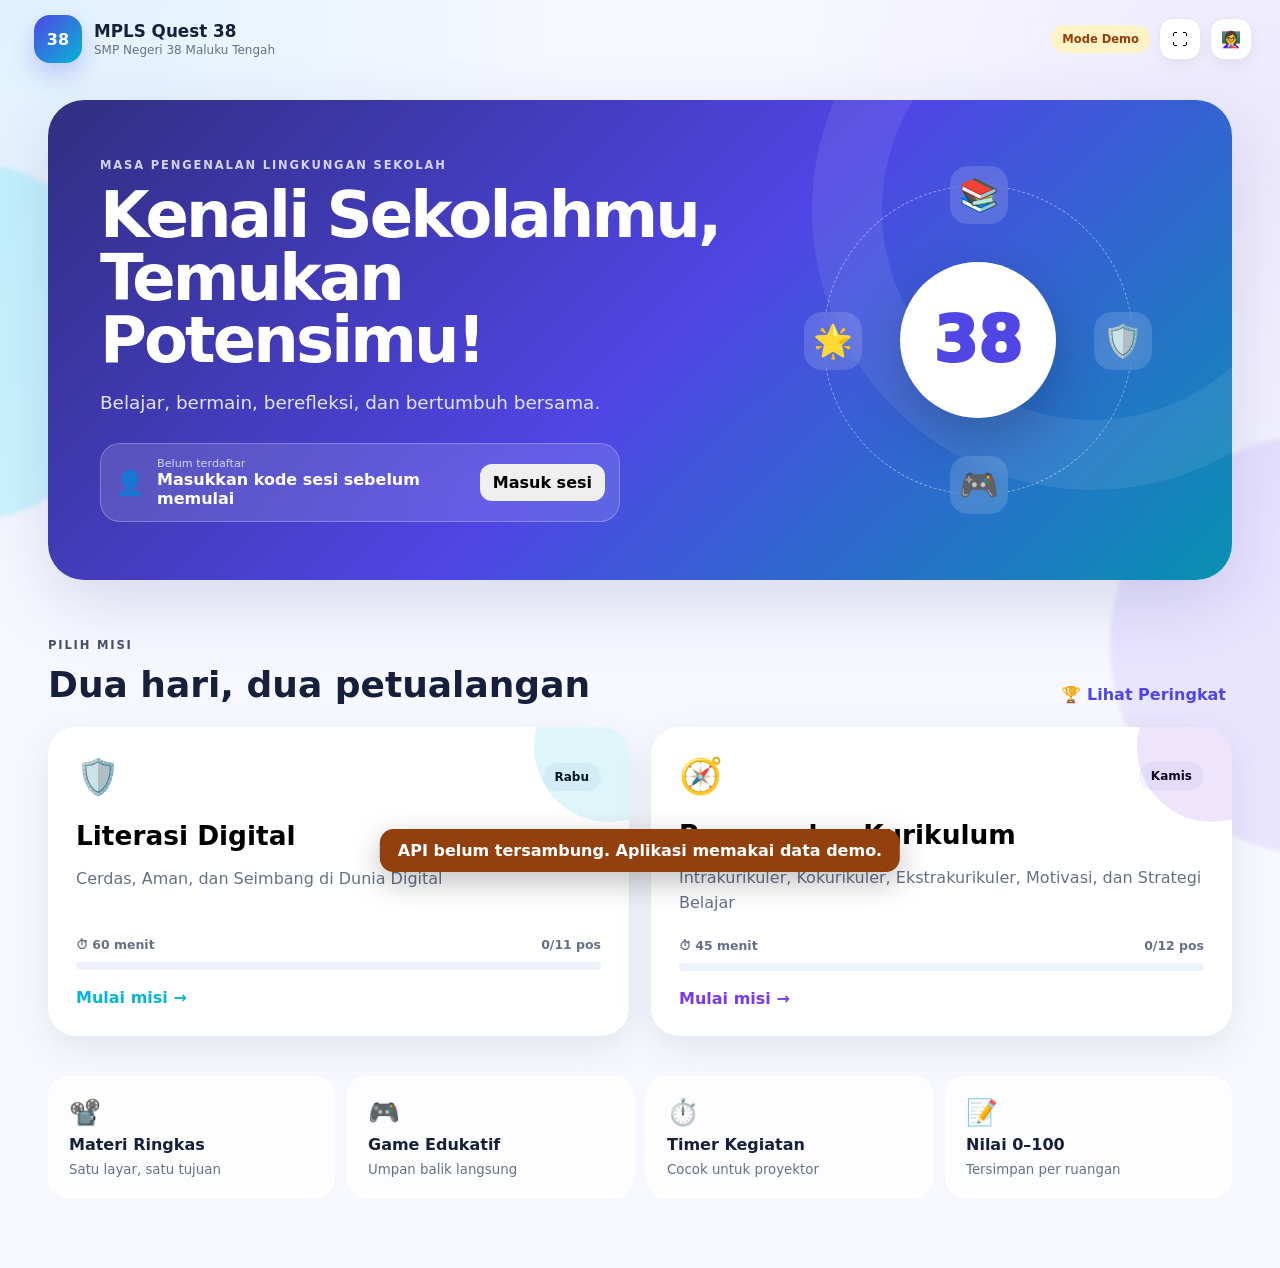
<file: index.html>
<!doctype html>
<html lang="id">
<head>
  <meta charset="utf-8">
  <meta name="viewport" content="width=device-width,initial-scale=1,viewport-fit=cover">
  <meta name="theme-color" content="#4f46e5">
  <meta name="description" content="Aplikasi interaktif MPLS: Literasi Digital dan Pengenalan Kurikulum.">
  <title>MPLS Quest 38</title>
  <link rel="manifest" href="./manifest.webmanifest">
  <link rel="stylesheet" href="./assets/style.css">
</head>
<body>
  <div class="ambient ambient-one"></div><div class="ambient ambient-two"></div>
  <header class="topbar">
    <button class="brand" id="homeButton" aria-label="Kembali ke beranda">
      <span class="brand-mark">38</span>
      <span><strong id="brandTitle">MPLS Quest 38</strong><small id="brandSchool">SMP Negeri 38</small></span>
    </button>
    <nav class="top-actions" aria-label="Aksi aplikasi">
      <span id="connectionBadge" class="connection demo">Mode Demo</span>
      <button class="icon-btn" id="fullscreenButton" title="Layar penuh" aria-label="Layar penuh">⛶</button>
      <button class="icon-btn" id="teacherButton" title="Panel guru" aria-label="Panel guru">👩‍🏫</button>
    </nav>
  </header>

  <main id="app" class="app-shell" aria-live="polite"></main>

  <aside id="timerDock" class="timer-dock hidden" aria-label="Timer kegiatan">
    <div><small>TIMER</small><strong id="timerDisplay">00:00</strong></div>
    <button id="timerToggle" class="timer-btn">Mulai</button>
    <button id="timerReset" class="timer-btn ghost">Ulang</button>
    <button id="timerClose" class="timer-close" aria-label="Tutup timer">×</button>
  </aside>

  <div id="modal" class="modal-backdrop hidden" role="dialog" aria-modal="true">
    <section class="modal-card">
      <button class="modal-close" id="modalClose" aria-label="Tutup">×</button>
      <div id="modalContent"></div>
    </section>
  </div>

  <div id="toast" class="toast hidden" role="status"></div>

  <script src="./js/config.js"></script>
  <script src="./js/fallback-data.js"></script>
  <script src="./js/api.js"></script>
  <script src="./js/presentation-data.js"></script>
  <script src="./js/app.js"></script>
</body>
</html>
</file>
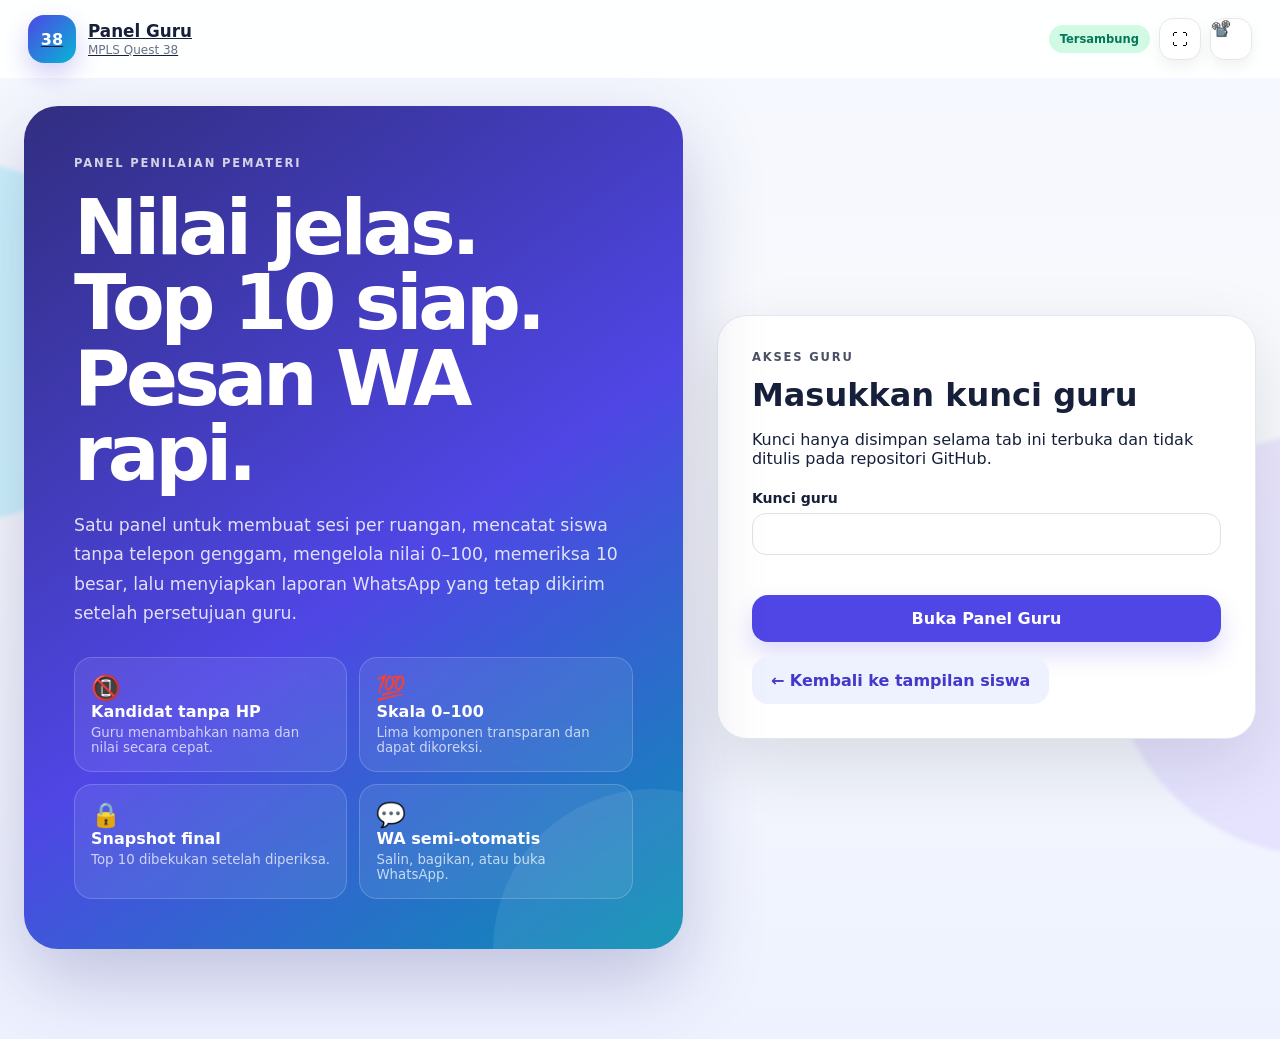
<file: teacher.html>
<!doctype html>
<html lang="id">
<head>
  <meta charset="utf-8">
  <meta name="viewport" content="width=device-width,initial-scale=1,viewport-fit=cover">
  <meta name="theme-color" content="#312e81">
  <meta name="description" content="Panel guru MPLS Quest 38 untuk sesi, nilai 0–100, Top 10, dan laporan WhatsApp.">
  <title>Panel Guru — MPLS Quest 38</title>
  <link rel="stylesheet" href="./assets/style.css">
  <link rel="stylesheet" href="./assets/teacher.css">
</head>
<body class="teacher-page">
  <div class="ambient ambient-one"></div><div class="ambient ambient-two"></div>
  <header class="topbar teacher-topbar">
    <a class="brand" href="./index.html" aria-label="Kembali ke aplikasi siswa">
      <span class="brand-mark">38</span>
      <span><strong>Panel Guru</strong><small>MPLS Quest 38</small></span>
    </a>
    <nav class="top-actions">
      <span id="teacherConnection" class="connection demo">Mode Demo</span>
      <button class="icon-btn" id="teacherFullscreen" title="Layar penuh" aria-label="Layar penuh">⛶</button>
      <a class="icon-btn link-icon" href="./index.html?mode=presentation" title="Mode Presentasi Guru" aria-label="Mode Presentasi Guru">📽️</a>
    </nav>
  </header>

  <main id="teacherApp" class="teacher-shell" aria-live="polite"></main>

  <div id="teacherModal" class="modal-backdrop hidden" role="dialog" aria-modal="true">
    <section class="modal-card teacher-modal-card">
      <button class="modal-close" id="teacherModalClose" aria-label="Tutup">×</button>
      <div id="teacherModalContent"></div>
    </section>
  </div>
  <div id="teacherToast" class="toast hidden" role="status"></div>

  <script src="./js/config.js"></script>
  <script src="./js/fallback-data.js"></script>
  <script src="./js/api.js"></script>
  <script src="./js/teacher.js"></script>
</body>
</html>
</file>
<file: assets/style.css>
:root{--ink:#17203a;--muted:#667085;--paper:#f7f8ff;--white:#fff;--primary:#4f46e5;--cyan:#06b6d4;--orange:#f59e0b;--pink:#ec4899;--green:#10b981;--red:#ef4444;--violet:#7c3aed;--shadow:0 24px 70px rgba(48,46,129,.15);--radius:28px}*{box-sizing:border-box}html{scroll-behavior:smooth}body{margin:0;min-height:100vh;font-family:Inter,Poppins,ui-sans-serif,system-ui,-apple-system,"Segoe UI",sans-serif;color:var(--ink);background:radial-gradient(circle at 0 0,#e0f2fe 0,transparent 32%),radial-gradient(circle at 100% 10%,#ede9fe 0,transparent 30%),var(--paper);overflow-x:hidden}.ambient{position:fixed;border-radius:999px;filter:blur(2px);opacity:.28;pointer-events:none;z-index:-1}.ambient-one{width:360px;height:360px;background:#67e8f9;top:18%;left:-220px}.ambient-two{width:420px;height:420px;background:#c4b5fd;right:-250px;bottom:5%}button,input,textarea,select{font:inherit}.topbar{height:78px;max-width:1280px;margin:auto;padding:12px 28px;display:flex;align-items:center;justify-content:space-between;position:relative;z-index:10}.brand{border:0;background:transparent;display:flex;align-items:center;gap:12px;color:var(--ink);cursor:pointer;text-align:left}.brand-mark{display:grid;place-items:center;width:48px;height:48px;border-radius:16px;background:linear-gradient(135deg,#4f46e5,#06b6d4);color:#fff;font-weight:900;box-shadow:0 12px 25px rgba(79,70,229,.25)}.brand strong,.brand small{display:block}.brand strong{font-size:1.05rem}.brand small{color:var(--muted);font-size:.75rem;margin-top:2px}.top-actions{display:flex;align-items:center;gap:9px}.icon-btn{width:42px;height:42px;border-radius:14px;border:1px solid #e5e7eb;background:#fff;cursor:pointer;box-shadow:0 6px 16px rgba(15,23,42,.06)}.connection{padding:7px 11px;border-radius:999px;font-size:.72rem;font-weight:800}.connection.live{background:#d1fae5;color:#047857}.connection.demo{background:#fef3c7;color:#92400e}.app-shell{max-width:1240px;margin:auto;padding:22px 28px 70px}.hero{min-height:480px;border-radius:36px;padding:52px;display:grid;grid-template-columns:1.25fr .75fr;align-items:center;background:linear-gradient(135deg,#312e81 0%,#4f46e5 52%,#0891b2 100%);color:#fff;box-shadow:var(--shadow);position:relative;overflow:hidden}.hero:before{content:"";position:absolute;width:420px;height:420px;border:70px solid rgba(255,255,255,.08);border-radius:50%;right:-140px;top:-170px}.hero-copy{position:relative;z-index:2}.eyebrow{display:block;font-size:.72rem;letter-spacing:.16em;font-weight:900;opacity:.78;margin-bottom:12px}.hero h1{font-size:clamp(2.5rem,5vw,5rem);line-height:.98;max-width:740px;margin:0 0 20px;letter-spacing:-.045em}.hero-copy>p{font-size:1.15rem;opacity:.86;max-width:620px}.student-chip{margin-top:30px;max-width:520px;display:flex;align-items:center;gap:12px;padding:13px 14px;background:rgba(255,255,255,.13);border:1px solid rgba(255,255,255,.25);border-radius:20px;backdrop-filter:blur(12px)}.student-chip>span{font-size:1.5rem}.student-chip div{flex:1}.student-chip small,.student-chip strong{display:block}.student-chip small{opacity:.75;font-size:.7rem}.student-chip button{border:0;border-radius:12px;padding:9px 13px;font-weight:800;cursor:pointer}.hero-orbit{width:310px;height:310px;border:1px dashed rgba(255,255,255,.45);border-radius:50%;position:relative;margin:auto;animation:float 5s ease-in-out infinite}.orbit-core{position:absolute;inset:76px;display:grid;place-items:center;border-radius:50%;background:#fff;color:#4f46e5;font-size:4rem;font-weight:1000;box-shadow:0 20px 50px rgba(0,0,0,.2)}.hero-orbit>span{position:absolute;font-size:2rem;background:rgba(255,255,255,.15);width:58px;height:58px;display:grid;place-items:center;border-radius:18px;backdrop-filter:blur(8px)}.hero-orbit>span:nth-child(1){top:-20px;left:126px}.hero-orbit>span:nth-child(2){right:-20px;top:126px}.hero-orbit>span:nth-child(3){bottom:-20px;left:126px}.hero-orbit>span:nth-child(4){left:-20px;top:126px}@keyframes float{50%{transform:translateY(-10px) rotate(2deg)}}.section-block{padding:58px 0 30px}.section-heading{display:flex;align-items:end;justify-content:space-between;gap:20px;margin-bottom:22px}.section-heading h2{font-size:2.25rem;margin:0}.text-btn,.back-btn{border:0;background:transparent;font-weight:850;color:var(--primary);cursor:pointer}.session-grid{display:grid;grid-template-columns:repeat(2,minmax(0,1fr));gap:22px}.session-card{position:relative;border:0;text-align:left;padding:28px;border-radius:28px;background:#fff;box-shadow:0 12px 35px rgba(51,65,85,.1);cursor:pointer;transition:.25s transform,.25s box-shadow;overflow:hidden}.session-card:after{content:"";position:absolute;width:150px;height:150px;border-radius:50%;background:var(--card-accent,#c4b5fd);opacity:.13;right:-55px;top:-55px}.session-card:hover{transform:translateY(-7px);box-shadow:0 24px 50px rgba(51,65,85,.16)}.session-top{display:flex;justify-content:space-between;align-items:center}.session-icon{font-size:2.2rem}.day-pill{padding:7px 12px;background:#f1f5f9;border-radius:999px;font-weight:850;font-size:.75rem}.session-card h3{font-size:1.65rem;margin:22px 0 7px}.session-card p{color:var(--muted);min-height:48px;line-height:1.55}.session-meta{display:flex;justify-content:space-between;color:var(--muted);font-size:.78rem;font-weight:750;margin-top:22px}.progress{height:8px;background:#eef2ff;border-radius:999px;overflow:hidden;margin:10px 0 18px}.progress i,.quiz-progress i{display:block;height:100%;background:var(--card-accent,var(--primary));border-radius:999px}.card-cta{font-weight:900;color:var(--card-accent,var(--primary))}.accent-cyan{--card-accent:#06b6d4}.accent-violet{--card-accent:#7c3aed}.accent-blue{--card-accent:#3b82f6}.accent-orange{--card-accent:#f59e0b}.accent-pink{--card-accent:#ec4899}.accent-green{--card-accent:#10b981}.accent-red{--card-accent:#ef4444}.feature-strip{display:grid;grid-template-columns:repeat(4,1fr);gap:12px;margin-top:10px}.feature-strip article{background:rgba(255,255,255,.72);border:1px solid #fff;padding:20px;border-radius:20px}.feature-strip article span{font-size:1.6rem}.feature-strip strong,.feature-strip small{display:block;margin-top:8px}.feature-strip small{color:var(--muted)}.session-header{padding:30px 34px;border-radius:28px;background:linear-gradient(135deg,#fff,rgba(255,255,255,.65));border:1px solid #fff;box-shadow:0 14px 40px rgba(51,65,85,.09);display:grid;grid-template-columns:130px 1fr 100px;align-items:center;gap:25px;border-left:8px solid var(--card-accent)}.session-header h1{margin:0;font-size:2.4rem}.session-header p{margin:8px 0 0;color:var(--muted)}.session-score{text-align:right}.session-score small,.session-score strong{display:block}.session-score strong{font-size:2rem;color:var(--card-accent)}.journey-layout{display:grid;grid-template-columns:250px 1fr;gap:28px;margin-top:28px}.step-rail{display:flex;flex-direction:column;gap:8px;max-height:calc(100vh - 170px);overflow:auto;padding-right:8px;position:sticky;top:90px;align-self:start}.rail-step{border:0;background:transparent;display:grid;grid-template-columns:34px 1fr;align-items:center;gap:10px;text-align:left;color:var(--muted);cursor:pointer;padding:7px;border-radius:13px}.rail-step span{width:32px;height:32px;display:grid;place-items:center;border-radius:12px;background:#e2e8f0;font-weight:900}.rail-step small{white-space:nowrap;overflow:hidden;text-overflow:ellipsis}.rail-step.active{background:#fff;color:var(--ink);font-weight:850;box-shadow:0 7px 22px rgba(51,65,85,.08)}.rail-step.active span{background:var(--primary);color:#fff}.rail-step.done span{background:#d1fae5;color:#047857}.content-card{min-height:520px;background:#fff;border-radius:32px;padding:42px;box-shadow:var(--shadow);border-top:9px solid var(--card-accent);position:relative;overflow:hidden}.content-card:after{content:"";position:absolute;width:260px;height:260px;border-radius:50%;background:var(--card-accent);opacity:.055;right:-120px;bottom:-120px}.content-kicker{display:flex;align-items:center;gap:12px;color:var(--card-accent);font-size:.72rem;letter-spacing:.13em;font-weight:900}.content-icon{font-size:2rem}.duration-btn{margin-left:auto;border:0;background:#f8fafc;border-radius:12px;padding:9px 12px;color:var(--muted);cursor:pointer;letter-spacing:0;font-weight:800}.content-card h2{font-size:clamp(2rem,4vw,3.5rem);letter-spacing:-.035em;margin:26px 0 22px;max-width:850px}.content-body{font-size:1.08rem;line-height:1.75;color:#344054;max-width:900px;position:relative;z-index:2}.content-body ul{padding-left:1.2em;display:grid;gap:12px}.content-body li::marker{color:var(--card-accent)}.definition{padding:12px 14px;border-radius:14px;background:#f8fafc}.primary-action,.secondary-action{display:inline-flex;align-items:center;justify-content:center;gap:10px;border:0;border-radius:16px;padding:14px 19px;font-weight:900;cursor:pointer;text-decoration:none}.primary-action{background:linear-gradient(135deg,var(--card-accent,var(--primary)),var(--primary));color:#fff;box-shadow:0 12px 25px rgba(79,70,229,.2);margin-top:24px}.secondary-action{background:#eef2ff;color:#4338ca;margin-top:15px}.step-nav{display:flex;justify-content:space-between;align-items:center;padding:20px 6px}.step-nav button{border:1px solid #e2e8f0;background:#fff;border-radius:14px;padding:11px 16px;font-weight:850;cursor:pointer}.step-nav button:last-child{background:var(--primary);color:#fff}.step-nav button:disabled{opacity:.35;cursor:not-allowed}.step-nav span{font-size:.78rem;color:var(--muted)}.modal-backdrop{position:fixed;inset:0;background:rgba(15,23,42,.62);backdrop-filter:blur(9px);display:grid;place-items:center;padding:20px;z-index:50}.hidden{display:none!important}.modal-card{position:relative;width:min(760px,100%);max-height:90vh;overflow:auto;background:#fff;border-radius:30px;padding:36px;box-shadow:0 30px 100px rgba(0,0,0,.3)}.modal-close{position:absolute;right:16px;top:14px;width:38px;height:38px;border:0;border-radius:12px;background:#f1f5f9;font-size:1.5rem;cursor:pointer}.modal-card h2{font-size:2rem;margin:5px 0 12px}.modal-card p{color:var(--muted);line-height:1.6}.form-stack{display:grid;gap:16px;margin-top:22px}.form-stack label{display:grid;gap:7px;font-weight:800;font-size:.88rem}.form-stack input,.form-stack textarea,.form-stack select{width:100%;border:1px solid #dbe2ea;border-radius:14px;padding:12px 13px;color:var(--ink);background:#fff}.form-stack input:focus,.form-stack textarea:focus,.form-stack select:focus{outline:3px solid #c7d2fe;border-color:#6366f1}.form-stack .primary-action{width:100%}.prompt-display{font-size:clamp(1.5rem,4vw,2.5rem);font-weight:850;line-height:1.25;padding:34px;border-radius:24px;background:linear-gradient(135deg,#eef2ff,#ecfeff);margin:20px 0}.check-list{display:grid;gap:10px;margin:20px 0}.check-list label{display:flex;align-items:center;gap:12px;padding:14px;border:1px solid #e2e8f0;border-radius:15px}.check-list input{width:20px;height:20px}.three-grid{display:grid;grid-template-columns:repeat(3,1fr);gap:12px;margin:20px 0}.three-grid article{padding:20px;border-radius:20px;background:#f8fafc;border:1px solid #e2e8f0}.three-grid article>span{font-size:2rem}.three-grid h3{margin:12px 0 6px}.three-grid small{display:block;color:#475569;line-height:1.45}.big-emoji{font-size:4rem;margin:8px}.celebrate,.mission-random{text-align:center;padding:10px 4px}.celebrate .primary-action,.mission-random .primary-action{width:auto}.rubric-grid{display:grid;grid-template-columns:repeat(4,1fr);gap:10px;margin:24px 0}.rubric-grid article{display:grid;text-align:center;padding:20px 10px;border-radius:18px;background:#f8fafc}.rubric-grid strong{font-size:1.7rem;color:var(--primary)}.note{padding:13px 15px;background:#fffbeb;border-left:4px solid #f59e0b;border-radius:10px;font-size:.88rem}.goal-card{padding:26px;border-radius:24px;background:linear-gradient(135deg,#312e81,#7c3aed);color:#fff}.goal-card p,.goal-card small{color:rgba(255,255,255,.84)}.quiz-shell{min-height:calc(100vh - 130px);display:grid;align-content:center;gap:20px}.quiz-top{display:grid;grid-template-columns:110px 1fr 50px;align-items:center;gap:15px}.quiz-progress{height:10px;background:#e2e8f0;border-radius:99px;overflow:hidden}.quiz-progress i{background:var(--card-accent)}.quiz-card{background:#fff;border-radius:30px;padding:40px;box-shadow:var(--shadow);border-top:9px solid var(--card-accent)}.quiz-card h2{font-size:clamp(1.8rem,4vw,3rem);margin:12px 0 28px}.option-grid{display:grid;grid-template-columns:repeat(2,1fr);gap:12px}.option-grid.compact{grid-template-columns:1fr}.option-btn{border:2px solid #e2e8f0;background:#fff;border-radius:18px;padding:16px;display:flex;align-items:center;gap:13px;text-align:left;cursor:pointer;font-weight:750;transition:.15s}.option-btn:hover{border-color:#818cf8;transform:translateY(-2px)}.option-btn span{flex:0 0 35px;height:35px;border-radius:11px;background:#eef2ff;color:#4338ca;display:grid;place-items:center;font-weight:950}.option-btn.correct{border-color:#10b981;background:#ecfdf5}.option-btn.wrong{border-color:#ef4444;background:#fef2f2}.feedback{margin-top:22px;padding:18px;border-radius:18px}.feedback.good{background:#ecfdf5}.feedback.try{background:#fff7ed}.feedback p{margin:6px 0}.quiz-score{text-align:center}.result-screen{min-height:calc(100vh - 150px);display:grid;place-items:center;align-content:center;text-align:center}.result-ring{width:190px;height:190px;border-radius:50%;display:grid;place-items:center;background:conic-gradient(#4f46e5 calc(var(--score)*1%),#e2e8f0 0);position:relative;margin-bottom:24px}.result-ring:after{content:"";position:absolute;inset:16px;background:var(--paper);border-radius:50%}.result-ring strong{z-index:1;font-size:2.3rem}.result-screen h1{font-size:3rem;margin:8px}.result-screen p{max-width:620px;color:var(--muted);font-size:1.05rem}.result-actions{display:flex;gap:10px}.leaderboard{list-style:none;margin:20px 0;padding:0;display:grid;gap:8px}.leaderboard li{display:grid;grid-template-columns:48px 1fr auto;align-items:center;gap:10px;padding:13px;border-radius:15px;background:#f8fafc}.leaderboard .rank{font-size:1.3rem;text-align:center}.leaderboard strong,.leaderboard small{display:block}.leaderboard small{color:var(--muted)}.empty-state{text-align:center;padding:30px}.loading-box{padding:40px;text-align:center;color:var(--muted)}.teacher-tabs{display:flex;gap:8px;margin:18px 0}.teacher-tabs button{border:0;padding:10px 14px;border-radius:12px;font-weight:850;cursor:pointer}.teacher-tabs button.active{background:var(--primary);color:#fff}.teacher-table{display:grid;gap:5px}.teacher-table .tr{display:grid;grid-template-columns:38px 1fr 100px 60px;align-items:center;gap:8px;padding:10px;border-radius:12px;background:#f8fafc}.teacher-table .head{font-size:.75rem;font-weight:900;background:#eef2ff}.teacher-table small{display:block;color:var(--muted)}.timer-dock{position:fixed;right:24px;bottom:24px;z-index:40;display:flex;align-items:center;gap:10px;padding:12px 14px;border-radius:22px;background:#111827;color:#fff;box-shadow:0 20px 50px rgba(0,0,0,.25)}.timer-dock div{min-width:85px}.timer-dock small,.timer-dock strong{display:block}.timer-dock small{font-size:.6rem;letter-spacing:.15em;opacity:.6}.timer-dock strong{font-size:1.45rem}.timer-btn{border:0;border-radius:12px;padding:10px 12px;font-weight:900;cursor:pointer}.timer-btn.ghost{background:#374151;color:#fff}.timer-close{background:transparent;border:0;color:#fff;font-size:1.4rem}.timer-dock.urgent{background:#991b1b;animation:pulse 1s infinite}@keyframes pulse{50%{transform:scale(1.025)}}.toast{position:fixed;left:50%;bottom:28px;transform:translateX(-50%);z-index:80;padding:12px 18px;border-radius:14px;background:#111827;color:#fff;box-shadow:0 10px 30px rgba(0,0,0,.25);font-weight:750}.toast.success{background:#047857}.toast.error{background:#b91c1c}.toast.warning{background:#92400e}.fatal{text-align:center;padding:100px 20px}.fatal span{font-size:4rem}.fatal button{border:0;background:var(--primary);color:#fff;padding:12px 18px;border-radius:14px}@media(max-width:900px){.hero{grid-template-columns:1fr;padding:34px}.hero-orbit{display:none}.session-grid{grid-template-columns:1fr}.feature-strip{grid-template-columns:repeat(2,1fr)}.journey-layout{grid-template-columns:1fr}.step-rail{position:static;flex-direction:row;max-height:none;overflow:auto}.rail-step{min-width:55px;display:block;text-align:center}.rail-step small{display:none}.session-header{grid-template-columns:1fr auto}.session-header .back-btn{grid-column:1/-1;text-align:left}.session-score{grid-column:2}.three-grid,.rubric-grid{grid-template-columns:repeat(2,1fr)}}@media(max-width:600px){.topbar{padding:10px 14px}.connection{display:none}.app-shell{padding:12px 14px 80px}.hero{min-height:auto;padding:30px 24px;border-radius:26px}.hero h1{font-size:2.8rem}.student-chip{align-items:flex-start}.section-heading{align-items:start;flex-direction:column}.section-heading h2{font-size:1.8rem}.feature-strip{grid-template-columns:1fr 1fr}.session-header{padding:22px;border-radius:22px}.session-header h1{font-size:1.9rem}.content-card{min-height:500px;padding:28px 22px;border-radius:24px}.content-card h2{font-size:2.25rem}.content-kicker{flex-wrap:wrap}.duration-btn{margin-left:0}.option-grid{grid-template-columns:1fr}.quiz-card{padding:26px 20px}.quiz-top{grid-template-columns:80px 1fr 35px}.modal-card{padding:30px 20px}.three-grid,.rubric-grid{grid-template-columns:1fr}.result-actions{flex-direction:column}.teacher-table .tr{grid-template-columns:30px 1fr 50px}.teacher-table .tr span:nth-child(3){display:none}.timer-dock{right:12px;bottom:12px;left:12px;justify-content:center}}


/* v1.2 — Mode Presentasi Guru */
.presentation-mode .topbar{background:rgba(255,255,255,.92);backdrop-filter:blur(14px);position:sticky;top:0}
.presentation-hero{background:linear-gradient(135deg,#172554 0%,#4338ca 52%,#0e7490 100%)}
.presentation-chip{border-color:rgba(255,255,255,.42);background:rgba(255,255,255,.18)}
.presentation-tag{display:inline-flex;align-items:center;gap:8px;padding:8px 12px;margin-bottom:10px;border-radius:999px;background:#ede9fe;color:#5b21b6;font-size:.7rem;font-weight:950;letter-spacing:.08em}
.reflection-prompt-list{display:grid;gap:12px;margin:20px 0}
.reflection-prompt-list article{display:grid;grid-template-columns:42px 1fr;gap:12px;align-items:center;padding:15px;border-radius:16px;background:#f8fafc;border:1px solid #e2e8f0}
.reflection-prompt-list article span{width:36px;height:36px;border-radius:12px;background:#4f46e5;color:#fff;display:grid;place-items:center;font-weight:950}
.reflection-prompt-list article p{margin:0;line-height:1.55}
@media(min-width:1000px){.presentation-mode .content-card{min-height:600px}.presentation-mode .content-card h2{font-size:clamp(2.7rem,4.8vw,4.4rem)}.presentation-mode .content-body{font-size:1.22rem}}

/* v1.3 — Alur Presentasi Literasi Digital Manual */
.activity-banner{display:flex;align-items:center;justify-content:space-between;gap:12px;margin:8px 0 16px;padding:11px 14px;border-radius:14px;background:linear-gradient(90deg,#eef2ff,#ecfeff);border:1px solid #dbeafe;color:#3730a3}.activity-banner strong{font-size:.84rem;letter-spacing:.02em}.activity-banner small{color:#64748b;font-weight:800}.teacher-cue{display:grid;grid-template-columns:42px 1fr;gap:12px;align-items:start;margin-top:20px;padding:15px;border-radius:18px;background:#fff7ed;border:1px solid #fed7aa}.teacher-cue>span{font-size:1.7rem}.teacher-cue strong,.teacher-cue p{display:block;margin:0}.teacher-cue p{margin-top:4px;color:#7c2d12;line-height:1.55}.visual-story-grid,.discussion-map,.group-flow{display:grid;grid-template-columns:repeat(3,1fr);gap:14px;margin:22px 0}.visual-story-grid article,.discussion-map article,.group-flow article{padding:20px;border-radius:22px;background:#fff;border:1px solid #e2e8f0;box-shadow:0 12px 28px rgba(15,23,42,.07)}.visual-story-grid article>span,.discussion-map article>span{font-size:2.3rem}.visual-story-grid h3,.discussion-map strong,.group-flow strong{display:block;margin:12px 0 6px}.visual-story-grid p,.discussion-map small,.group-flow small{color:#64748b;line-height:1.5}.prompt-preview,.presentation-prompts{display:grid;gap:10px;margin:20px 0}.prompt-preview article,.presentation-prompts article{display:grid;grid-template-columns:42px 1fr;align-items:center;gap:12px;padding:14px;border-radius:16px;background:#f8fafc;border:1px solid #e2e8f0}.prompt-preview span,.presentation-prompts span{width:36px;height:36px;border-radius:12px;background:#4f46e5;color:#fff;display:grid;place-items:center;font-weight:950}.prompt-preview p,.presentation-prompts p{margin:0;line-height:1.5}.film-feature{display:grid;grid-template-columns:260px 1fr;gap:28px;align-items:center;margin:20px 0}.film-poster{min-height:310px;border-radius:26px;display:flex;flex-direction:column;justify-content:center;align-items:center;text-align:center;color:#fff;background:radial-gradient(circle at top,#f59e0b 0,transparent 32%),linear-gradient(145deg,#111827,#7f1d1d);box-shadow:0 22px 40px rgba(127,29,29,.24);padding:24px}.film-poster>span{font-size:3.5rem}.film-poster small{letter-spacing:.25em;font-weight:900;margin:16px 0 8px}.film-poster strong{font-size:2.1rem;line-height:1;letter-spacing:-.03em}.watch-focus{display:flex;flex-wrap:wrap;gap:9px;align-items:center;margin-top:20px;font-weight:800;color:#334155}.watch-focus span{width:30px;height:30px;border-radius:10px;background:#ec4899;color:#fff;display:grid;place-items:center}.key-message,.feedback-formula{margin:18px 0;padding:16px 18px;border-radius:16px;background:#ecfdf5;border-left:5px solid #10b981;line-height:1.55}.statement-board{display:grid;grid-template-columns:1fr 1fr;gap:12px;margin:20px 0}.statement-board article{display:flex;align-items:center;gap:12px;padding:17px;border:1px solid #fed7aa;background:#fff7ed;border-radius:18px}.statement-board span{font-size:1.2rem;font-weight:950;color:#c2410c}.three-s-poster{margin:22px 0 0}.three-s-poster img{display:block;width:100%;max-height:440px;object-fit:contain;border-radius:22px;border:1px solid #dbeafe;background:#eff6ff}.three-s-poster figcaption{text-align:center;color:#64748b;font-size:.8rem;margin-top:8px}.group-flow article{display:grid;grid-template-columns:40px 1fr;column-gap:10px}.group-flow article>span{grid-row:1/3;width:36px;height:36px;border-radius:12px;background:#7c3aed;color:#fff;display:grid;place-items:center;font-weight:950}.workshop-columns{display:grid;grid-template-columns:1fr 1fr;gap:14px;margin:20px 0}.workshop-columns section{padding:18px;border-radius:20px;background:#f8fafc;border:1px solid #e2e8f0}.workshop-columns h3{margin-top:0}.workshop-columns li{margin:8px 0;line-height:1.45}.moral-grid{display:grid;gap:10px;margin:20px 0}.moral-grid article{display:grid;grid-template-columns:44px 1fr;align-items:center;gap:12px;padding:14px 16px;border-radius:17px;background:linear-gradient(90deg,#ecfdf5,#eff6ff)}.moral-grid article>span{font-size:1.7rem}.moral-grid p{margin:0;font-weight:700;color:#334155}.video-frame{position:relative;aspect-ratio:16/9;overflow:hidden;border-radius:22px;background:#0f172a;margin:18px 0}.video-frame iframe{position:absolute;inset:0;width:100%;height:100%;border:0}.video-actions,.modal-nav,.draw-actions{display:flex;flex-wrap:wrap;gap:10px;align-items:center;margin-top:16px}.video-actions .primary-action,.video-actions .secondary-action,.modal-nav .primary-action,.modal-nav .secondary-action,.draw-actions .primary-action,.draw-actions .secondary-action{margin-top:0}.teacher-instruction{display:grid;grid-template-columns:42px 1fr;gap:12px;align-items:center;padding:15px;border-radius:18px;background:#f0fdf4;border:1px solid #bbf7d0;margin:14px 0}.teacher-instruction>span{font-size:1.8rem}.teacher-instruction p{margin:0;color:#166534}.discussion-question{background:linear-gradient(135deg,#f5f3ff,#fdf2f8)}.material-lightbox{margin:16px 0}.material-lightbox img{width:100%;display:block;border-radius:20px;border:1px solid #dbeafe}.compact-three article{min-height:180px}.form-row{display:grid;grid-template-columns:1fr 1fr;gap:12px}.group-field-list{display:grid;gap:10px}.group-field{display:grid;grid-template-columns:42px 1fr 1fr;gap:10px;align-items:end;padding:12px;border-radius:17px;background:#f8fafc;border:1px solid #e2e8f0}.group-number{width:36px;height:36px;border-radius:12px;background:#312e81;color:#fff;display:grid;place-items:center;font-weight:950;margin-bottom:4px}.draw-stage{text-align:center;padding:16px}.color-ball{width:180px;height:180px;margin:4px auto 18px;border-radius:50%;display:grid;place-items:center;background:radial-gradient(circle at 33% 28%,#fff 0 8%,color-mix(in srgb,var(--ball) 55%,white) 9% 18%,var(--ball) 50%,color-mix(in srgb,var(--ball) 70%,black) 100%);box-shadow:inset -18px -22px 34px rgba(0,0,0,.18),0 22px 45px color-mix(in srgb,var(--ball) 35%,transparent)}.color-ball span{font-size:3rem;font-weight:950;color:#fff;text-shadow:0 2px 7px rgba(0,0,0,.35)}.color-ball.waiting{--ball:#94a3b8}.draw-stage h3{font-size:2rem;margin:0}.draw-stage p{margin:6px 0}.inline-name{display:grid;gap:7px;font-weight:800}.inline-name input{width:100%;padding:12px 14px;border:1px solid #dbe2ea;border-radius:14px}.group-summary,.mission-group-grid{display:grid;grid-template-columns:repeat(3,1fr);gap:10px;margin:18px 0}.group-summary article{display:grid;grid-template-columns:18px 1fr;gap:4px 9px;padding:12px;border:1px solid #e2e8f0;border-radius:15px;background:#f8fafc}.group-summary i,.mission-group-grid i,.presenting-group i{width:15px;height:15px;border-radius:50%;background:var(--group-color,#64748b)}.group-summary small{grid-column:2;color:#64748b}.mission-group-grid article{padding:18px;border-radius:19px;border-top:6px solid var(--group-color);background:#f8fafc}.mission-group-grid i{display:block;width:24px;height:24px}.mission-group-grid h3{margin:10px 0 6px}.mission-group-grid p{color:#64748b;line-height:1.45}.presenting-group{text-align:center;padding:24px;border-radius:22px;background:linear-gradient(135deg,#f8fafc,#eef2ff)}.presenting-group i{display:block;width:42px;height:42px;margin:0 auto 10px}.presenting-group small{display:block;letter-spacing:.12em;color:#64748b;font-weight:900}.presenting-group h2{font-size:2.8rem;margin:8px}.modal-prompts{grid-template-columns:1fr 1fr}.moral-stage{text-align:center}.moral-icon{font-size:4.5rem}.moral-stage h2{font-size:clamp(2rem,4vw,3.6rem);line-height:1.08}.moral-stage p{font-size:1.05rem}.modal-nav{justify-content:space-between}.modal-nav button:disabled,.draw-actions button:disabled{opacity:.35;cursor:not-allowed}
@media(max-width:800px){.visual-story-grid,.discussion-map,.group-flow,.group-summary,.mission-group-grid{grid-template-columns:1fr}.film-feature{grid-template-columns:1fr}.film-poster{min-height:240px}.statement-board,.workshop-columns,.form-row,.modal-prompts{grid-template-columns:1fr}.group-field{grid-template-columns:38px 1fr}.group-field label:last-child{grid-column:2}.color-ball{width:140px;height:140px}.activity-banner{align-items:flex-start;flex-direction:column}}


/* v1.4 — penilaian pertanyaan dan contoh poster */
.answering-student{display:grid;gap:.45rem;margin:1rem 0;font-weight:800;color:#172554}.answering-student input{padding:.9rem 1rem;border:2px solid #c7d2fe;border-radius:14px;font:inherit;background:#fff}.model-answer{margin:1rem 0;padding:1rem 1.15rem;border-radius:18px;background:linear-gradient(135deg,#ecfeff,#eef2ff);border:1px solid #a5f3fc}.model-answer span{font-size:.72rem;font-weight:900;letter-spacing:.12em;color:#0e7490}.model-answer p{font-size:1.04rem;line-height:1.65;color:#172554}.rating-panel{padding:1rem;border-radius:18px;background:#fff7ed;border:1px solid #fed7aa;display:grid;gap:.4rem}.rating-panel small{color:#7c2d12}.rating-range{display:flex;gap:.65rem;flex-wrap:wrap;margin-top:.45rem}.rate-answer,.rating-choice{border:0;border-radius:999px;padding:.72rem 1rem;font-weight:900;cursor:pointer}.rate-answer.enough,.rating-choice[data-level="cukup"]{background:#fef3c7;color:#92400e}.rate-answer.good,.rating-choice[data-level="baik"]{background:#dbeafe;color:#1d4ed8}.rate-answer.excellent,.rating-choice[data-level="baik_sekali"]{background:#dcfce7;color:#166534}.rate-answer.saved-rating,.rating-choice.selected{outline:3px solid #312e81;box-shadow:0 0 0 4px #fff}.compact-save{margin-left:.75rem;padding:.55rem .8rem;font-size:.85rem}.sample-poster{max-width:620px;margin:1rem auto;padding:1.4rem;border-radius:28px;background:linear-gradient(145deg,#e0f2fe,#f0fdf4 55%,#fef9c3);border:8px solid #fff;box-shadow:0 20px 45px rgba(15,23,42,.15);text-align:center}.sample-poster-badge{display:inline-block;background:#0e7490;color:#fff;border-radius:999px;padding:.35rem .75rem;font-size:.72rem;font-weight:900;letter-spacing:.12em}.sample-poster h3{font-size:clamp(1.6rem,4vw,2.55rem);line-height:1.05;color:#164e63;margin:.7rem 0}.sample-poster-visual{display:flex;align-items:center;justify-content:center;gap:.65rem;font-size:2.4rem}.sample-poster-visual b{font-size:1.25rem;background:#fff;padding:.55rem .8rem;border-radius:14px;color:#0f766e}.sample-poster ul{display:inline-grid;text-align:left;gap:.3rem;margin:1rem auto;color:#164e63;font-weight:700}.sample-call{display:block;background:#f97316;color:#fff;border-radius:16px;padding:.75rem}.poster-anatomy{display:grid;grid-template-columns:repeat(4,minmax(0,1fr));gap:.7rem;margin:1rem 0}.poster-anatomy article{padding:.8rem;border-radius:16px;background:#f8fafc;border:1px solid #e2e8f0;display:grid;gap:.2rem}.poster-anatomy span{display:grid;place-items:center;width:28px;height:28px;border-radius:50%;background:#4f46e5;color:#fff;font-weight:900}.poster-anatomy small{color:#64748b}.privacy-note{padding:.8rem 1rem;border-radius:14px;background:#f3e8ff;color:#581c87;margin:1rem 0}@media(max-width:700px){.poster-anatomy{grid-template-columns:repeat(2,1fr)}}

.leader-final{display:grid;gap:.3rem;margin-top:.5rem;font-size:.75rem;color:#475569}.leader-final input{width:100%;padding:.55rem .65rem;border:1px solid #cbd5e1;border-radius:10px;font:inherit;background:#fff}


/* v1.5 — presentasi lebar, font besar, outline, dan akses siswa */
.journey-layout.presentation-wide{grid-template-columns:minmax(0,1fr)}
.presentation-mode .content-stage{width:100%;max-width:none}
.presentation-mode .content-card{min-height:620px;padding:clamp(36px,4vw,64px)}
.presentation-mode .content-card h2{font-size:clamp(2.8rem,5.2vw,5.2rem);font-weight:950;max-width:none;line-height:1.02}
.presentation-mode .content-body{max-width:none;font-size:clamp(1.25rem,1.55vw,1.6rem);font-weight:650;line-height:1.72;color:#26324a}
.presentation-mode .content-body p,.presentation-mode .content-body li{font-weight:650}
.presentation-mode .prompt-preview p,.presentation-mode .presentation-prompts p{font-size:clamp(1.1rem,1.35vw,1.35rem);font-weight:800}
.presentation-mode .activity-banner strong{font-size:1.08rem}
.outline-btn{margin-left:auto;border:1px solid #c7d2fe;background:#eef2ff;color:#3730a3;border-radius:12px;padding:9px 13px;font-weight:900;letter-spacing:0;cursor:pointer}
.presentation-mode .duration-btn{margin-left:0}
.outline-list{display:grid;gap:10px;margin-top:18px}
.outline-item{width:100%;display:grid;grid-template-columns:44px 1fr;gap:12px;align-items:center;text-align:left;border:1px solid #e2e8f0;background:#f8fafc;border-radius:17px;padding:13px;cursor:pointer;color:#17203a}
.outline-item>span{width:38px;height:38px;border-radius:12px;background:#e0e7ff;color:#3730a3;display:grid;place-items:center;font-weight:950}
.outline-item strong,.outline-item small{display:block}.outline-item small{color:#64748b;margin-top:3px}.outline-item.active{border-color:#4f46e5;background:#eef2ff}
@media(max-width:800px){.presentation-mode .content-card{padding:28px 22px}.presentation-mode .content-body{font-size:1.14rem}.outline-btn{order:3;width:100%;margin:8px 0 0}.content-kicker{flex-wrap:wrap}}

/* v1.7 — Sinkronisasi Mode Presentasi dan HP Siswa */
.sync-control{margin:0 0 16px;padding:18px;border-radius:24px;background:linear-gradient(135deg,#0f172a,#312e81 62%,#0e7490);color:#fff;box-shadow:0 18px 42px rgba(30,41,59,.2)}
.sync-control.disconnected{background:linear-gradient(135deg,#475569,#64748b)}
.sync-control-head{display:flex;justify-content:space-between;gap:18px;align-items:flex-start}.sync-control-head small{display:block;font-weight:950;letter-spacing:.12em;color:#a5f3fc}.sync-control-head strong{display:block;font-size:1.15rem;margin:5px 0}.sync-control-head p{margin:0;color:rgba(255,255,255,.76);line-height:1.45}
.sync-live{white-space:nowrap;padding:8px 11px;border-radius:999px;font-size:.7rem;font-weight:950;letter-spacing:.05em}.sync-live.open{background:#dcfce7;color:#166534}.sync-live.locked{background:#fee2e2;color:#991b1b}
.sync-task-buttons{display:grid;grid-template-columns:repeat(2,minmax(0,1fr));gap:10px;margin:15px 0}.sync-task-btn{display:grid;grid-template-columns:42px 1fr;gap:10px;text-align:left;align-items:center;padding:12px;border:1px solid rgba(255,255,255,.17);border-radius:16px;background:rgba(255,255,255,.09);color:#fff;cursor:pointer}.sync-task-btn:hover,.sync-task-btn.active{background:#fff;color:#312e81;border-color:#fff}.sync-task-btn>span{font-size:1.5rem}.sync-task-btn small,.sync-task-btn strong{display:block}.sync-task-btn small{font-size:.62rem;letter-spacing:.08em;opacity:.72}.sync-no-task{padding:13px;border-radius:14px;background:rgba(255,255,255,.08);color:rgba(255,255,255,.78)}
.sync-metrics{display:grid;grid-template-columns:repeat(4,1fr);gap:8px}.sync-metrics article{padding:10px 12px;border-radius:14px;background:rgba(255,255,255,.1);text-align:center}.sync-metrics small{display:block;color:rgba(255,255,255,.7);font-weight:800}.sync-metrics strong{display:block;font-size:1.5rem;margin-top:3px}.sync-actions{display:flex;gap:8px;flex-wrap:wrap;margin-top:12px}.sync-actions .outline-btn{background:rgba(255,255,255,.94);color:#312e81;border-color:transparent}.sync-actions .danger-lite{color:#b91c1c}
.student-sync-banner{display:grid;grid-template-columns:48px 1fr;gap:12px;align-items:center;margin:0 0 14px;padding:14px 17px;border-radius:19px;background:linear-gradient(90deg,#ecfeff,#eef2ff);border:1px solid #bae6fd}.student-sync-banner>span{font-size:2rem}.student-sync-banner small,.student-sync-banner strong{display:block}.student-sync-banner small{color:#0369a1;font-weight:950;letter-spacing:.1em}.student-sync-banner p{margin:4px 0 0;color:#475569}
.rail-step.locked{opacity:.55;cursor:not-allowed;filter:grayscale(.5)}
.waiting-class-screen{min-height:calc(100vh - 110px);display:flex;flex-direction:column;justify-content:center;align-items:center;text-align:center;padding:34px;max-width:800px;margin:auto}.waiting-pulse{font-size:5rem;animation:waitingPulse 1.8s infinite}.waiting-class-screen h1{font-size:clamp(2.5rem,7vw,5rem);margin:12px 0}.waiting-class-screen>p{font-size:1.2rem;line-height:1.6;color:#475569;max-width:650px}.waiting-run{display:grid;gap:4px;margin:20px;padding:16px 22px;border-radius:18px;background:#eef2ff;color:#312e81}.waiting-actions{display:flex;gap:10px;flex-wrap:wrap;justify-content:center}.waiting-class-screen>small{margin-top:18px;color:#64748b}@keyframes waitingPulse{0%,100%{transform:scale(1);opacity:.8}50%{transform:scale(1.12);opacity:1}}
.student-activity-feature{display:grid;grid-template-columns:64px 1fr;gap:16px;align-items:center;margin:20px 0;padding:20px;border-radius:22px;background:linear-gradient(135deg,#eff6ff,#f5f3ff);border:1px solid #c7d2fe}.student-activity-feature>span{font-size:3rem}.student-activity-feature strong{font-size:1.2rem}.student-activity-feature p{margin:5px 0 0;color:#475569}
.progress-kpi-row{display:grid;grid-template-columns:repeat(4,1fr);gap:10px;margin:18px 0}.progress-kpi-row article{padding:14px;border-radius:16px;background:#f8fafc;border:1px solid #e2e8f0;text-align:center}.progress-kpi-row small,.progress-kpi-row strong{display:block}.progress-kpi-row strong{font-size:1.7rem;margin-top:4px}.student-progress-list{max-height:430px;overflow:auto;border:1px solid #e2e8f0;border-radius:18px;margin:14px 0}.student-progress-list article{display:grid;grid-template-columns:14px 1fr auto;gap:10px;align-items:center;padding:12px 14px;border-top:1px solid #edf2f7}.student-progress-list article:first-child{border-top:0}.student-progress-list small{display:block;color:#64748b}.online-dot{width:10px;height:10px;border-radius:50%}.online-dot.yes{background:#22c55e;box-shadow:0 0 0 5px #dcfce7}.online-dot.no{background:#94a3b8}.progress-status{display:inline-flex;padding:6px 9px;border-radius:999px;font-size:.72rem;font-weight:900}.progress-status.waiting{background:#f1f5f9;color:#475569}.progress-status.opened{background:#dbeafe;color:#1d4ed8}.progress-status.working{background:#fef3c7;color:#92400e}.progress-status.completed{background:#dcfce7;color:#166534}
@media(max-width:760px){.sync-control-head{flex-direction:column}.sync-task-buttons{grid-template-columns:1fr}.sync-metrics,.progress-kpi-row{grid-template-columns:repeat(2,1fr)}.student-progress-list article{grid-template-columns:12px 1fr}.student-progress-list .progress-status{grid-column:2}}
.student-sync-banner{grid-template-columns:48px 1fr auto}.sync-done-btn{border:0;border-radius:13px;padding:10px 13px;background:#0f766e;color:#fff;font-weight:900;cursor:pointer;white-space:nowrap}.sync-done-btn:disabled{background:#94a3b8}@media(max-width:700px){.student-sync-banner{grid-template-columns:42px 1fr}.sync-done-btn{grid-column:1/-1}}


/* v1.8 — Peserta sesi otomatis pada pembagi kelompok */
.group-loading{text-align:center;padding:34px}.group-loading h2{margin:8px 0}.group-loading p{color:#64748b}
.participant-source-summary{display:grid;grid-template-columns:repeat(3,1fr);gap:10px;margin:18px 0}.participant-source-summary article{padding:15px;border:1px solid #dbe4f0;border-radius:17px;background:#f8fafc;text-align:center}.participant-source-summary small,.participant-source-summary strong{display:block}.participant-source-summary small{font-size:.68rem;letter-spacing:.08em;color:#64748b;font-weight:900}.participant-source-summary strong{font-size:1.8rem;color:#312e81;margin-top:4px}
.participant-preview{display:flex;align-items:center;justify-content:space-between;gap:14px;padding:14px 16px;border-radius:17px;background:#eef2ff;margin:12px 0}.participant-preview strong,.participant-preview small{display:block}.participant-preview small{color:#64748b;margin-top:3px}.secondary-action.compact{padding:9px 12px;white-space:nowrap}
.participant-chip-list{display:flex;flex-wrap:wrap;gap:8px;max-height:180px;overflow:auto;margin:10px 0 18px}.participant-chip-list>span{display:inline-flex;flex-direction:column;padding:8px 11px;border-radius:13px;background:#f8fafc;border:1px solid #e2e8f0;font-weight:850}.participant-chip-list small{font-size:.65rem;color:#64748b;margin-top:2px}.participant-chip-list .more-chip{background:#312e81;color:#fff;justify-content:center}
.current-participant-card{margin:17px 0;padding:18px 20px;border-radius:20px;background:linear-gradient(135deg,#eef2ff,#ecfeff);border:2px solid #c7d2fe;text-align:center}.current-participant-card small,.current-participant-card strong,.current-participant-card span{display:block}.current-participant-card small{font-size:.7rem;letter-spacing:.12em;color:#4338ca;font-weight:950}.current-participant-card strong{font-size:clamp(1.6rem,4vw,2.5rem);margin:5px 0;color:#17203a}.current-participant-card span{color:#64748b;font-weight:750}
.inline-name.locked-name input{background:#f1f5f9;color:#475569}.manual-ball-panel{margin:16px 0;padding:15px;border:1px dashed #cbd5e1;border-radius:18px}.manual-ball-panel>small{display:block;text-align:center;color:#64748b;font-weight:900;letter-spacing:.08em}.manual-ball-buttons{display:flex;flex-wrap:wrap;gap:9px;justify-content:center;margin-top:12px}.manual-ball-buttons button{border:1px solid #dbe4f0;background:#fff;border-radius:14px;padding:10px 13px;font-weight:900;color:#17203a;cursor:pointer;display:flex;gap:8px;align-items:center}.manual-ball-buttons button:hover{transform:translateY(-1px);box-shadow:0 8px 18px rgba(15,23,42,.1)}.manual-ball-buttons i{width:18px;height:18px;border-radius:50%;background:var(--manual-ball);box-shadow:inset -3px -3px 5px rgba(0,0,0,.18)}
.group-final-actions{display:grid;grid-template-columns:1fr auto auto;gap:10px;align-items:end;margin:18px 0;padding:16px;border-radius:18px;background:#f8fafc;border:1px solid #e2e8f0}.group-final-actions label{font-weight:900}.group-final-actions input{display:block;width:100%;margin-top:6px}.absent-list{padding:12px 14px;border-radius:14px;background:#fff7ed;color:#9a3412;margin-top:12px}.leader-final select{width:100%;margin-top:6px;padding:9px;border-radius:10px;border:1px solid #cbd5e1;background:#fff}
@media(max-width:760px){.participant-source-summary{grid-template-columns:1fr}.participant-preview{align-items:stretch;flex-direction:column}.group-final-actions{grid-template-columns:1fr}.draw-actions{display:grid;grid-template-columns:1fr}.manual-ball-buttons{display:grid;grid-template-columns:1fr 1fr}}


/* v1.9 — Pengenalan Kurikulum tersinkron dan direktori sekolah */
.curriculum-route-grid{display:grid;grid-template-columns:repeat(4,minmax(0,1fr));gap:14px;margin:24px 0}.curriculum-route-grid article{padding:20px;border:1px solid #ddd6fe;border-radius:20px;background:linear-gradient(145deg,#fff,#f5f3ff)}.curriculum-route-grid article>span{font-size:2rem}.curriculum-route-grid small{display:block;margin-top:12px;color:#7c3aed;font-weight:950;letter-spacing:.1em}.curriculum-route-grid h3{margin:6px 0;font-size:1.15rem}.curriculum-route-grid p{margin:0;color:#64748b;line-height:1.5}
.principal-feature,.principal-directory-card{display:grid;grid-template-columns:90px 1fr;gap:18px;align-items:center;margin:24px 0;padding:24px;border-radius:24px;background:linear-gradient(135deg,#eef2ff,#ecfeff);border:1px solid #c7d2fe}.principal-avatar{width:78px;height:78px;border-radius:24px;display:grid;place-items:center;background:linear-gradient(135deg,#4f46e5,#06b6d4);font-size:2.5rem;box-shadow:0 14px 30px rgba(79,70,229,.22)}.principal-feature small,.principal-directory-card small{font-weight:950;letter-spacing:.12em;color:#4338ca}.principal-feature h3,.principal-directory-card h3{margin:5px 0;font-size:1.55rem}.principal-feature p,.principal-directory-card p{margin:0;color:#475569}
.directory-preview{margin:22px 0}.directory-principal-mini{display:flex;align-items:center;gap:12px;padding:15px;border-radius:17px;background:#eef2ff}.directory-principal-mini>span{font-size:2rem}.directory-principal-mini small,.directory-principal-mini strong{display:block}.directory-principal-mini small{color:#4338ca;font-weight:950;letter-spacing:.08em}.directory-subject-preview{display:grid;grid-template-columns:repeat(3,minmax(0,1fr));gap:10px;margin-top:12px}.directory-subject-preview article{display:grid;grid-template-columns:40px 1fr;gap:10px;align-items:center;padding:13px;border:1px solid #e2e8f0;border-radius:16px;background:#fff}.directory-subject-preview article>span{font-size:1.6rem}.directory-subject-preview strong,.directory-subject-preview small{display:block}.directory-subject-preview small{color:#64748b;margin-top:3px}.directory-more{color:#64748b;font-weight:750}
.directory-note{padding:15px 17px;border-radius:16px;background:#f8fafc;border:1px solid #e2e8f0;line-height:1.6}.subject-directory-list{display:grid;gap:10px;margin:18px 0}.subject-directory-card{border:1px solid #e2e8f0;border-radius:18px;background:#fff;overflow:hidden}.subject-directory-card summary{list-style:none;display:grid;grid-template-columns:44px 1fr 30px;gap:12px;align-items:center;padding:15px 17px;cursor:pointer}.subject-directory-card summary::-webkit-details-marker{display:none}.subject-directory-card summary>span{font-size:1.8rem}.subject-directory-card summary strong,.subject-directory-card summary small{display:block}.subject-directory-card summary small{color:#64748b;margin-top:3px}.subject-directory-card summary>b{font-size:1.5rem;color:#4f46e5}.subject-directory-card[open] summary>b{transform:rotate(45deg)}.subject-teacher-list{display:grid;grid-template-columns:repeat(2,minmax(0,1fr));gap:8px;padding:0 15px 15px}.subject-teacher-list article{display:grid;grid-template-columns:38px 1fr;gap:10px;align-items:center;padding:11px;border-radius:14px;background:#f8fafc}.teacher-initial{width:34px;height:34px;border-radius:12px;display:grid;place-items:center;background:#e0e7ff;color:#3730a3;font-weight:950}.subject-teacher-list strong,.subject-teacher-list small{display:block}.subject-teacher-list small{color:#64748b;margin-top:2px}
.curriculum-structure-grid{display:grid;grid-template-columns:repeat(4,minmax(0,1fr));gap:12px;margin:22px 0}.curriculum-structure-grid article{padding:18px;border-radius:20px;background:#f8fafc;border:1px solid #e2e8f0}.curriculum-structure-grid span{font-size:2rem}.curriculum-structure-grid h3{margin:9px 0 5px}.curriculum-structure-grid p{margin:0;color:#64748b}.school-example-list{display:grid;gap:9px}.school-example-list article{padding:13px 16px;border-left:5px solid var(--card-accent);border-radius:12px;background:#f8fafc}.school-example-list p{margin:4px 0 0;color:#475569}
.motivation-grid{display:grid;grid-template-columns:1fr 1fr;gap:16px;margin:24px 0}.motivation-grid article{padding:24px;border-radius:24px}.motivation-grid .intrinsic{background:linear-gradient(135deg,#dcfce7,#f0fdf4);border:1px solid #86efac}.motivation-grid .extrinsic{background:linear-gradient(135deg,#fef3c7,#fff7ed);border:1px solid #fcd34d}.motivation-grid span{font-size:2.6rem}.motivation-grid small{display:block;margin-top:10px;font-weight:950;letter-spacing:.1em}.motivation-grid h3{margin:5px 0}.motivation-grid p{margin:0;color:#475569}
.goal-model-card{padding:24px;border-radius:24px;background:linear-gradient(135deg,#fdf2f8,#eef2ff);border:1px solid #f0abfc;margin:22px 0}.goal-model-card>small{font-weight:950;letter-spacing:.12em;color:#a21caf}.goal-model-card>p{font-size:1.25rem;line-height:1.65}.goal-model-card>div{display:flex;gap:8px;flex-wrap:wrap}.goal-model-card span{padding:7px 10px;border-radius:999px;background:#fff;color:#6d28d9;font-weight:900}
.preference-cards{display:grid;grid-template-columns:repeat(3,minmax(0,1fr));gap:14px;margin:22px 0}.preference-cards article{padding:22px;border:1px solid #ddd6fe;border-radius:22px;background:#faf5ff}.preference-cards span{font-size:2.4rem}.preference-cards h3{margin:9px 0}.preference-cards p{margin:0;color:#64748b}
.strategy-lab-grid{display:grid;grid-template-columns:repeat(3,minmax(0,1fr));gap:12px;margin:22px 0}.strategy-lab-grid article{padding:18px;border-radius:20px;background:#f8fafc;border:1px solid #cbd5e1}.strategy-lab-grid span{font-size:2rem}.strategy-lab-grid h3{margin:8px 0}.strategy-lab-grid p{margin:0;color:#64748b}
.challenge-steps{display:grid;grid-template-columns:repeat(4,minmax(0,1fr));gap:10px;margin:24px 0}.challenge-steps article{padding:18px;border-radius:20px;background:#fff7ed;border:1px solid #fed7aa;text-align:center}.challenge-steps span{width:38px;height:38px;margin:auto;border-radius:13px;background:#ea580c;color:#fff;display:grid;place-items:center;font-weight:950}.challenge-steps strong,.challenge-steps small{display:block}.challenge-steps strong{margin:8px 0}.challenge-steps small{color:#7c2d12}
.reflection-3m1l{display:grid;grid-template-columns:repeat(2,minmax(0,1fr));gap:12px;margin:22px 0}.reflection-3m1l article{display:grid;grid-template-columns:54px 1fr;align-items:center;gap:12px;padding:18px;border-radius:20px;background:#f0fdf4;border:1px solid #bbf7d0}.reflection-3m1l span{grid-row:1/3;width:48px;height:48px;border-radius:15px;background:#16a34a;color:#fff;display:grid;place-items:center;font-weight:950}.reflection-3m1l strong{font-size:1.12rem}.reflection-3m1l p{margin:0;color:#475569}.curriculum-morals article{background:linear-gradient(145deg,#fff,#fffbeb)}.curriculum-closing-stage .moral-icon{background:#fef3c7}
@media(max-width:900px){.curriculum-route-grid,.curriculum-structure-grid,.challenge-steps{grid-template-columns:repeat(2,1fr)}.directory-subject-preview,.strategy-lab-grid{grid-template-columns:repeat(2,1fr)}}@media(max-width:650px){.curriculum-route-grid,.curriculum-structure-grid,.motivation-grid,.preference-cards,.strategy-lab-grid,.challenge-steps,.reflection-3m1l,.directory-subject-preview,.subject-teacher-list{grid-template-columns:1fr}.principal-feature,.principal-directory-card{grid-template-columns:1fr;text-align:center}.principal-avatar{margin:auto}}


/* v1.11 — Struktur kurikulum resmi */
.curriculum-structure-grid.official-three{grid-template-columns:repeat(3,minmax(0,1fr))}
.curriculum-structure-grid article small{display:block;margin-top:12px;padding-top:10px;border-top:1px dashed #cbd5e1;color:#334155;line-height:1.5}
.subject-track-grid{display:grid;grid-template-columns:1.45fr .85fr;gap:14px;margin:20px 0}
.subject-track-card{padding:20px;border-radius:22px;border:1px solid #e2e8f0;background:#fff}
.subject-track-card>span{display:inline-flex;padding:6px 10px;border-radius:999px;font-size:.78rem;font-weight:950;letter-spacing:.08em}
.subject-track-card.mandatory>span{background:#e0e7ff;color:#3730a3}
.subject-track-card.elective>span{background:#fef3c7;color:#92400e}
.subject-track-card h3{margin:12px 0 5px;font-size:1.25rem}
.subject-track-card p{margin:0 0 12px;color:#475569}
.subject-track-card ul{columns:2;column-gap:24px;margin:0;padding-left:20px}
.subject-track-card.elective ul{columns:1}
.subject-track-card li{break-inside:avoid;margin:5px 0;line-height:1.45;font-weight:750}
.official-source-note{margin:14px 0 18px;padding:15px 17px;border-radius:16px;background:#fff7ed;border:1px solid #fed7aa;color:#7c2d12;line-height:1.6}
.subject-teacher-list em{display:block;margin-top:4px;color:#64748b;font-size:.78rem;font-style:normal;line-height:1.35}
@media(max-width:900px){.curriculum-structure-grid.official-three{grid-template-columns:1fr}.subject-track-grid{grid-template-columns:1fr}}
@media(max-width:650px){.subject-track-card ul{columns:1}}
</file>
<file: assets/teacher.css>
.teacher-page{background:linear-gradient(180deg,#f5f7ff 0,#f8fafc 42%,#eef2ff 100%);min-height:100vh}.teacher-topbar{background:rgba(255,255,255,.9)}.link-icon{text-decoration:none}.teacher-shell{width:min(1380px,100%);margin:0 auto;padding:28px 24px 90px;position:relative;z-index:2}.teacher-login{min-height:calc(100vh - 150px);display:grid;grid-template-columns:1.1fr .9fr;align-items:center;gap:34px}.login-copy{padding:50px;border-radius:34px;background:linear-gradient(145deg,#312e81,#4f46e5 55%,#0891b2);color:#fff;box-shadow:0 30px 80px rgba(49,46,129,.26);position:relative;overflow:hidden}.login-copy:after{content:"";position:absolute;width:320px;height:320px;border-radius:50%;background:rgba(255,255,255,.08);right:-130px;bottom:-160px}.login-copy h1{font-size:clamp(2.8rem,6vw,5rem);line-height:.98;letter-spacing:-.055em;margin:20px 0}.login-copy p{font-size:1.08rem;line-height:1.7;color:rgba(255,255,255,.84);max-width:700px}.login-features{display:grid;grid-template-columns:repeat(2,1fr);gap:12px;margin-top:28px}.login-features article{padding:16px;border:1px solid rgba(255,255,255,.18);border-radius:18px;background:rgba(255,255,255,.08);backdrop-filter:blur(8px)}.login-features span{font-size:1.5rem}.login-features strong,.login-features small{display:block}.login-features small{color:rgba(255,255,255,.72);margin-top:4px}.login-card{background:#fff;border-radius:30px;padding:34px;box-shadow:0 24px 70px rgba(15,23,42,.12);border:1px solid #e2e8f0}.login-card h2{font-size:2rem;margin:8px 0}.teacher-header{display:grid;grid-template-columns:1fr auto;gap:20px;align-items:end;margin-bottom:24px}.teacher-header h1{font-size:clamp(2.4rem,5vw,4.2rem);letter-spacing:-.055em;margin:6px 0}.teacher-header p{color:#64748b;margin:0}.header-actions{display:flex;gap:10px;flex-wrap:wrap;justify-content:flex-end}.teacher-btn{border:0;border-radius:14px;padding:12px 16px;font-weight:900;cursor:pointer;display:inline-flex;gap:8px;align-items:center;justify-content:center;text-decoration:none}.teacher-btn.primary{background:linear-gradient(135deg,#4f46e5,#7c3aed);color:#fff;box-shadow:0 12px 25px rgba(79,70,229,.22)}.teacher-btn.secondary{background:#fff;color:#312e81;border:1px solid #dbe2ea}.teacher-btn.success{background:#047857;color:#fff}.teacher-btn.warning{background:#c2410c;color:#fff}.teacher-btn:disabled{opacity:.45;cursor:not-allowed}.run-banner{background:linear-gradient(135deg,#111827,#312e81 60%,#0e7490);color:#fff;border-radius:26px;padding:24px 28px;display:grid;grid-template-columns:1fr auto;gap:20px;align-items:center;box-shadow:0 20px 55px rgba(30,41,59,.2);margin-bottom:20px}.run-banner h2{margin:4px 0 6px;font-size:1.65rem}.run-banner p{margin:0;color:rgba(255,255,255,.72)}.run-code{display:flex;align-items:center;gap:14px;padding:14px 18px;border-radius:18px;background:rgba(255,255,255,.11);border:1px solid rgba(255,255,255,.17)}.run-code small,.run-code strong{display:block}.run-code small{font-size:.62rem;letter-spacing:.16em;color:rgba(255,255,255,.65)}.run-code strong{font-size:2rem;letter-spacing:.13em}.status-pill{padding:8px 11px;border-radius:999px;font-size:.72rem;font-weight:900;text-transform:uppercase}.status-pill.open{background:#dcfce7;color:#166534}.status-pill.finalized{background:#fef3c7;color:#92400e}.teacher-nav{display:flex;gap:8px;overflow:auto;padding:6px;background:#e9edff;border-radius:18px;margin-bottom:20px}.teacher-nav button{white-space:nowrap;border:0;background:transparent;padding:12px 17px;border-radius:13px;font-weight:900;color:#475569;cursor:pointer}.teacher-nav button.active{background:#fff;color:#312e81;box-shadow:0 8px 22px rgba(79,70,229,.12)}.kpi-grid{display:grid;grid-template-columns:repeat(4,1fr);gap:14px;margin-bottom:20px}.kpi-card{padding:20px;border-radius:22px;background:#fff;border:1px solid #e2e8f0;box-shadow:0 12px 35px rgba(15,23,42,.06)}.kpi-card small{color:#64748b;font-weight:800;letter-spacing:.04em}.kpi-card strong{display:block;font-size:2.2rem;margin:8px 0 2px}.kpi-card span{color:#64748b;font-size:.8rem}.teacher-panel{background:#fff;border:1px solid #e2e8f0;border-radius:26px;box-shadow:0 16px 50px rgba(15,23,42,.07);overflow:hidden}.panel-heading{padding:22px 24px;border-bottom:1px solid #edf2f7;display:flex;justify-content:space-between;align-items:center;gap:16px}.panel-heading h2{margin:0;font-size:1.45rem}.panel-heading p{margin:4px 0 0;color:#64748b}.panel-actions{display:flex;gap:8px;flex-wrap:wrap}.run-grid{display:grid;grid-template-columns:repeat(2,1fr);gap:14px;padding:22px}.run-card{border:1px solid #dbe2ea;background:#fff;border-radius:20px;padding:20px;text-align:left;cursor:pointer;transition:.16s}.run-card:hover,.run-card.selected{border-color:#6366f1;box-shadow:0 12px 32px rgba(79,70,229,.12);transform:translateY(-2px)}.run-card-top{display:flex;justify-content:space-between;gap:12px}.run-card h3{margin:14px 0 5px}.run-card p{margin:0;color:#64748b}.run-card-meta{display:flex;justify-content:space-between;margin-top:18px;color:#475569;font-size:.82rem}.score-table-wrap{overflow:auto}.score-table{width:100%;border-collapse:collapse;min-width:980px}.score-table th{position:sticky;top:0;background:#eef2ff;color:#3730a3;text-align:left;padding:12px;font-size:.74rem;letter-spacing:.04em;z-index:1}.score-table td{padding:12px;border-top:1px solid #edf2f7;vertical-align:middle}.score-table tr:hover td{background:#fafbff}.rank-badge{width:34px;height:34px;border-radius:11px;display:grid;place-items:center;background:#eef2ff;color:#4338ca;font-weight:950}.rank-badge.top{background:#fef3c7;color:#92400e}.person-cell strong,.person-cell small{display:block}.person-cell small{color:#64748b}.mode-tag{display:inline-flex;padding:5px 8px;border-radius:999px;background:#f1f5f9;color:#475569;font-size:.7rem;font-weight:850}.score-chip{display:inline-flex;min-width:42px;justify-content:center;padding:6px 8px;border-radius:10px;background:#f8fafc;border:1px solid #e2e8f0;font-weight:850}.total-score{font-size:1.15rem;color:#312e81}.table-edit{border:0;background:#eef2ff;color:#4338ca;border-radius:10px;padding:8px 10px;font-weight:850;cursor:pointer}.empty-panel{padding:60px 20px;text-align:center;color:#64748b}.empty-panel .emoji{font-size:4rem}.observation-layout{display:grid;grid-template-columns:.8fr 1.2fr;gap:18px;padding:22px}.rubric-box{background:linear-gradient(145deg,#eef2ff,#ecfeff);border-radius:22px;padding:22px}.rubric-box h3{margin-top:0}.rubric-list{display:grid;gap:10px;margin-top:18px}.rubric-list article{display:grid;grid-template-columns:44px 1fr auto;gap:10px;align-items:center;background:#fff;border-radius:14px;padding:12px}.rubric-icon{font-size:1.4rem}.rubric-list small{display:block;color:#64748b}.rubric-points{font-weight:900;color:#4338ca}.topten-layout{display:grid;grid-template-columns:1fr .9fr;gap:18px;padding:22px}.topten-card{border:1px solid #e2e8f0;border-radius:22px;overflow:hidden}.topten-card header{padding:18px;background:linear-gradient(135deg,#312e81,#4f46e5);color:#fff}.topten-list{list-style:none;margin:0;padding:0}.topten-list li{display:grid;grid-template-columns:45px 1fr auto;gap:12px;align-items:center;padding:13px 16px;border-top:1px solid #edf2f7}.topten-list strong,.topten-list small{display:block}.topten-list small{color:#64748b}.message-card{border:1px solid #dbe2ea;border-radius:22px;padding:18px;background:#f8fafc}.message-card textarea{width:100%;min-height:420px;border:0;background:#fff;border-radius:16px;padding:16px;line-height:1.55;resize:vertical;color:#1e293b}.message-actions{display:grid;grid-template-columns:repeat(2,1fr);gap:8px;margin-top:12px}.final-box{margin-top:12px;padding:14px;border-radius:14px;background:#ecfdf5;border:1px solid #a7f3d0;color:#065f46}.teacher-form-grid{display:grid;grid-template-columns:repeat(2,1fr);gap:14px}.teacher-form-grid .full{grid-column:1/-1}.score-input-grid{display:grid;grid-template-columns:repeat(5,1fr);gap:10px}.score-input-grid label{min-width:0}.score-input-grid input{font-size:1.15rem;font-weight:850}.score-help{display:grid;grid-template-columns:repeat(5,1fr);gap:8px;margin:8px 0 18px}.score-help span{font-size:.7rem;color:#64748b;text-align:center}.assist-note{font-size:.82rem;color:#64748b;background:#f8fafc;border-radius:12px;padding:12px;margin-top:14px}.demo-ribbon{display:inline-flex;align-items:center;gap:8px;background:#fff7ed;color:#9a3412;padding:9px 12px;border-radius:12px;font-size:.8rem;font-weight:850}.teacher-modal-card{width:min(860px,100%)}@media(max-width:1000px){.teacher-login{grid-template-columns:1fr}.kpi-grid{grid-template-columns:repeat(2,1fr)}.topten-layout,.observation-layout{grid-template-columns:1fr}.run-grid{grid-template-columns:1fr}.score-input-grid,.score-help{grid-template-columns:repeat(2,1fr)}}@media(max-width:640px){.teacher-shell{padding:16px 14px 70px}.teacher-header{grid-template-columns:1fr}.header-actions{justify-content:flex-start}.run-banner{grid-template-columns:1fr}.run-code{justify-content:center}.kpi-grid{grid-template-columns:1fr 1fr}.kpi-card{padding:16px}.kpi-card strong{font-size:1.7rem}.panel-heading{align-items:flex-start;flex-direction:column}.teacher-form-grid{grid-template-columns:1fr}.teacher-form-grid .full{grid-column:auto}.score-input-grid,.score-help{grid-template-columns:1fr}.message-actions{grid-template-columns:1fr}.login-copy{padding:34px 24px}.login-features{grid-template-columns:1fr}.teacher-nav{border-radius:14px}.teacher-nav button{padding:10px 13px}.topten-layout{padding:14px}}


/* v1.2 — akses Mode Presentasi */
.teacher-btn.presentation{background:linear-gradient(135deg,#0e7490,#06b6d4);color:#fff;box-shadow:0 12px 25px rgba(6,182,212,.22)}
.teacher-btn.light{background:rgba(255,255,255,.94);color:#312e81;border:1px solid rgba(255,255,255,.35)}
.run-code{flex-wrap:wrap}


/* v1.4 — penilaian kelompok privat */
.group-assessment-grid{display:grid;gap:1rem;padding:1rem}.group-assessment-card{border:1px solid #e2e8f0;border-top:7px solid var(--group-color);border-radius:22px;background:#fff;overflow:hidden}.group-assessment-card>header{display:flex;gap:.8rem;align-items:center;padding:1rem 1.1rem;background:#f8fafc}.group-assessment-card>header i{width:18px;height:18px;border-radius:50%;background:var(--group-color);box-shadow:0 0 0 7px color-mix(in srgb,var(--group-color) 18%,white)}.group-assessment-card h3{margin:.15rem 0}.group-assessment-card p{margin:0;color:#64748b}.poster-rating{display:flex;align-items:center;justify-content:space-between;gap:1rem;padding:1rem 1.1rem;background:#fff7ed;border-bottom:1px solid #fed7aa}.poster-rating small{display:block;color:#9a3412}.private-rating{display:flex;gap:.4rem;flex-wrap:wrap}.rating-choice{font-size:.78rem;padding:.52rem .7rem}.member-rating-list{padding:.5rem 1.1rem 1rem}.member-rating-head,.member-rating-row{display:grid;grid-template-columns:minmax(180px,1fr) minmax(260px,1.2fr);gap:1rem;align-items:center;padding:.72rem 0;border-bottom:1px solid #eef2f7}.member-rating-head{font-size:.75rem;font-weight:900;color:#64748b;text-transform:uppercase}.member-rating-row small{display:block;color:#64748b}@media(max-width:760px){.poster-rating{align-items:flex-start;flex-direction:column}.member-rating-head{display:none}.member-rating-row{grid-template-columns:1fr}}


/* v1.5 — QR/link siswa, bukti jawaban, dan tombol hapus uji */
.student-access-grid{display:grid;grid-template-columns:minmax(250px,340px) 1fr;gap:22px;align-items:center;margin-top:18px}.qr-card{margin:0;padding:16px;border:1px solid #dbeafe;background:#f8fafc;border-radius:22px;text-align:center}.qr-card img{display:block;width:100%;max-width:300px;margin:auto;border-radius:14px;background:#fff}.qr-card figcaption{margin-top:10px;color:#64748b;font-size:.85rem}.student-link-card{display:grid;gap:12px}.student-link-card>small{font-weight:900;letter-spacing:.12em;color:#4338ca}.student-link-card textarea{width:100%;min-height:115px;resize:none;padding:12px;border:1px solid #cbd5e1;border-radius:14px;font:inherit;line-height:1.45}.student-access-actions{display:flex;gap:10px;flex-wrap:wrap}.teacher-btn.danger{background:#fee2e2;color:#b91c1c;border-color:#fecaca}.evidence-count{display:block;margin-top:5px;color:#64748b;font-size:.72rem;white-space:nowrap}.danger-confirm{display:grid;gap:8px;margin:16px 0;font-weight:800}.danger-confirm input{padding:12px;border:2px solid #fecaca;border-radius:12px}.run-code{flex-wrap:wrap}.run-code .teacher-btn{white-space:nowrap}@media(max-width:820px){.student-access-grid{grid-template-columns:1fr}.run-code{justify-content:flex-start}}

/* v1.7 — Panel Sinkron Kelas */
.class-progress-table{overflow:auto}.class-progress-table table{width:100%;border-collapse:collapse;min-width:700px}.class-progress-table th{background:#eef2ff;color:#3730a3;text-align:left;padding:12px;font-size:.75rem;letter-spacing:.04em}.class-progress-table td{padding:13px;border-top:1px solid #edf2f7}.class-progress-table td strong,.class-progress-table td small{display:block}.class-progress-table td small{color:#64748b;margin-top:3px}.online-label{font-size:.78rem;font-weight:900}.online-label.yes{color:#15803d}.online-label.no{color:#64748b}.progress-status{display:inline-flex;padding:6px 9px;border-radius:999px;font-size:.72rem;font-weight:900}.progress-status.waiting{background:#f1f5f9;color:#475569}.progress-status.opened{background:#dbeafe;color:#1d4ed8}.progress-status.working{background:#fef3c7;color:#92400e}.progress-status.completed{background:#dcfce7;color:#166534}
</file>
